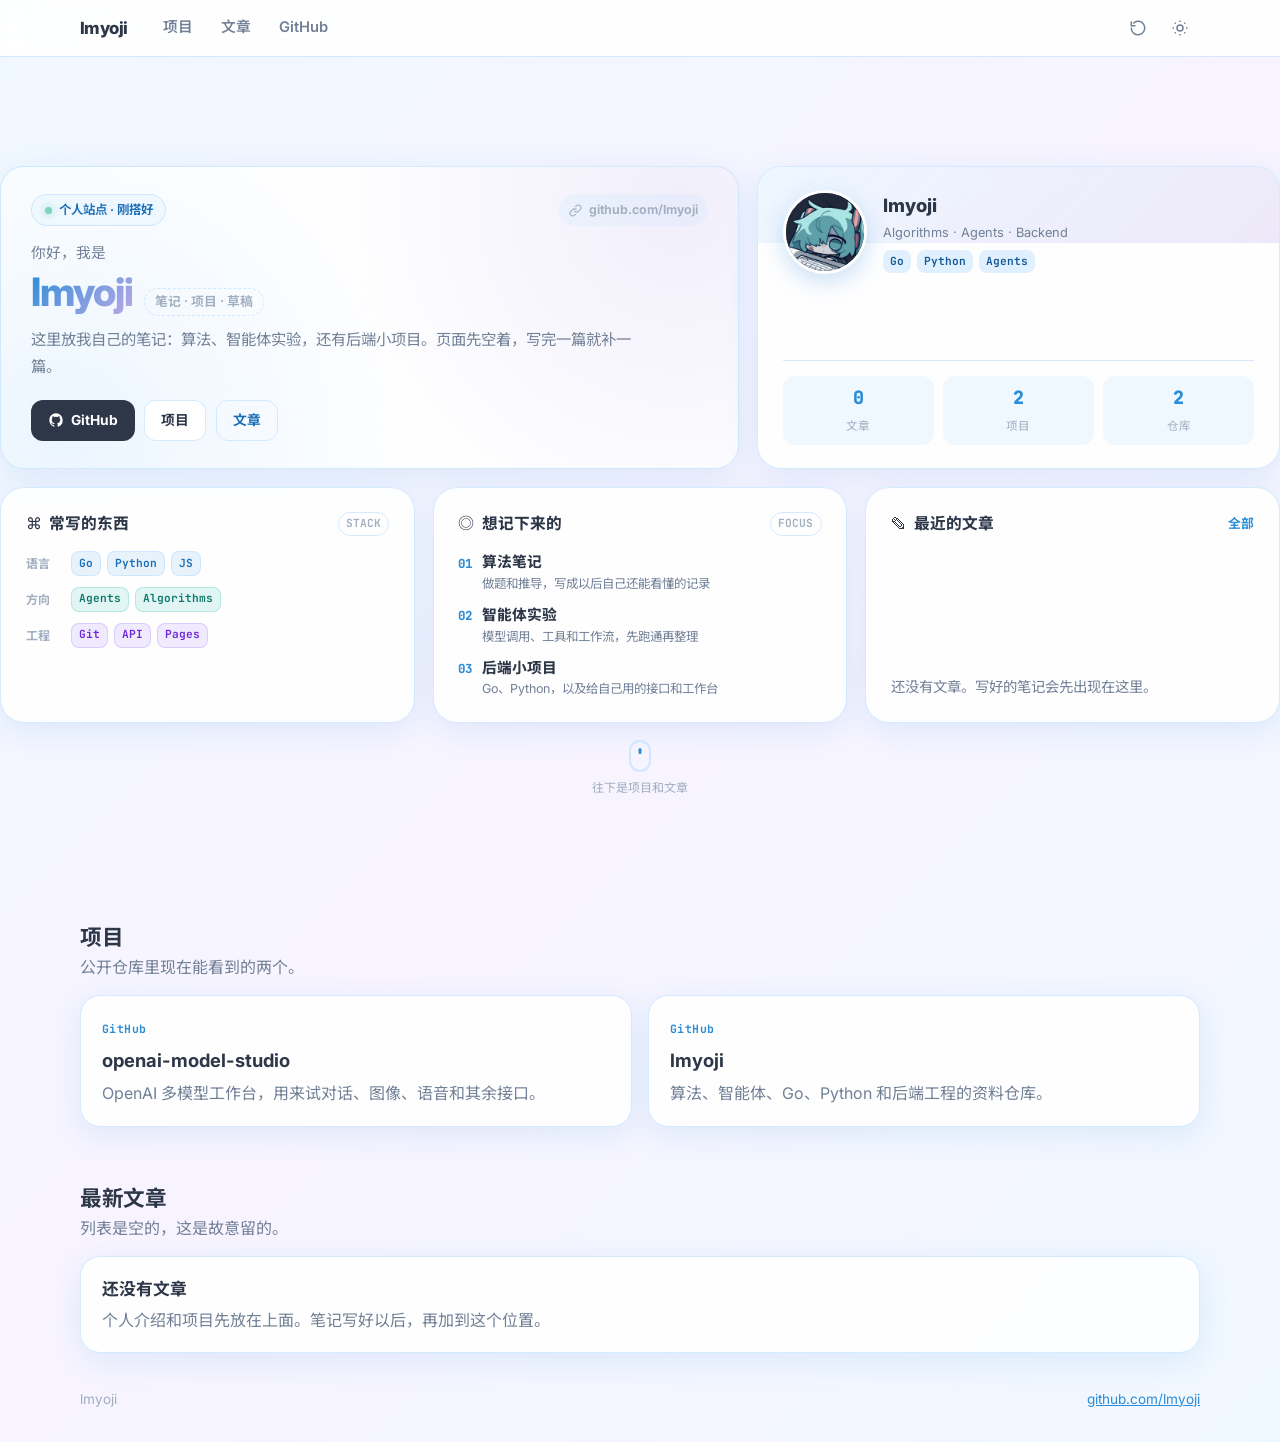
<file: index.html>
<!DOCTYPE html>
<html lang="zh-CN">
<head>
  <meta charset="utf-8">
  <meta name="viewport" content="width=device-width, initial-scale=1">
  <meta name="theme-color" content="#f0f8ff">
  <title>lmyoji</title>
  <meta name="description" content="lmyoji 的个人站点。记录算法、智能体实验和后端项目。">
  <link rel="icon" href="favicon.svg" type="image/svg+xml">
  <link rel="preconnect" href="https://fonts.googleapis.com">
  <link rel="preconnect" href="https://fonts.gstatic.com" crossorigin>
  <link href="https://fonts.googleapis.com/css2?family=Inter:wght@400;500;600;700;800&family=JetBrains+Mono:wght@500;600&family=Noto+Sans+SC:wght@400;500;700&display=swap" rel="stylesheet">
  <link rel="stylesheet" href="assets/css/site.css">
  <script>
    (function () {
      try {
        var saved = localStorage.getItem("theme");
        var prefersDark = window.matchMedia("(prefers-color-scheme: dark)").matches;
        if (saved === "dark" || (!saved && prefersDark)) {
          document.documentElement.setAttribute("data-theme", "dark");
        }
        var path = location.pathname;
        var isHome = /\/$/.test(path) || /index\.html$/.test(path);
        var force = new URLSearchParams(location.search).get("intro") === "1";
        var seen = localStorage.getItem("lmyoji-canvas-intro");
        var reduce = window.matchMedia("(prefers-reduced-motion: reduce)").matches;
        if (isHome && !reduce && (!seen || force)) {
          document.documentElement.classList.add("intro-preparing");
          setTimeout(function () {
            document.documentElement.classList.remove("intro-preparing");
          }, 9000);
        }
      } catch (err) {}
    })();
  </script>
</head>
<body>
  <header class="navbar" data-build="box" data-label="顶栏">
    <div class="container nav-inner">
      <a class="logo" href="./" data-build="place" data-label="站名">lmyoji</a>
      <nav class="nav-links" aria-label="页面">
        <a class="nav-link" href="#projects" data-build="place" data-label="项目">项目</a>
        <a class="nav-link" href="#posts" data-build="place" data-label="文章">文章</a>
        <a class="nav-link" href="https://github.com/lmyoji" data-build="place" data-label="GitHub">GitHub</a>
      </nav>
      <div class="nav-tools">
        <button class="icon-btn" id="replayBtn" type="button" aria-label="重播开场动画">
          <svg viewBox="0 0 24 24" fill="none" stroke="currentColor" stroke-width="2" stroke-linecap="round" stroke-linejoin="round" aria-hidden="true">
            <path d="M3 12a9 9 0 1 0 3-6.7"></path>
            <path d="M3 4v5h5"></path>
          </svg>
        </button>
        <button class="icon-btn" id="themeToggle" type="button" data-build="place" data-label="主题" aria-label="切换深色或浅色">
          <svg class="icon-sun" viewBox="0 0 24 24" fill="none" stroke="currentColor" stroke-width="2" aria-hidden="true">
            <circle cx="12" cy="12" r="4"></circle>
            <path d="M12 2v2M12 20v2M4.9 4.9l1.4 1.4M17.7 17.7l1.4 1.4M2 12h2M20 12h2M4.9 19.1l1.4-1.4M17.7 6.3l1.4-1.4"></path>
          </svg>
          <svg class="icon-moon" viewBox="0 0 24 24" fill="none" stroke="currentColor" stroke-width="2" aria-hidden="true">
            <path d="M21 14.5A8.5 8.5 0 1 1 9.5 3 7 7 0 0 0 21 14.5z"></path>
          </svg>
        </button>
        <button class="icon-btn menu-toggle" id="menuToggle" type="button" data-build="place" data-label="菜单" aria-label="打开菜单" aria-expanded="false">
          <svg viewBox="0 0 24 24" fill="none" stroke="currentColor" stroke-width="2" aria-hidden="true">
            <path d="M4 7h16M4 12h16M4 17h16"></path>
          </svg>
        </button>
      </div>
    </div>
    <div class="mobile-menu" id="mobileMenu">
      <a href="#projects">项目</a>
      <a href="#posts">文章</a>
      <a href="https://github.com/lmyoji">GitHub</a>
    </div>
  </header>

  <main>
    <section class="hero hero-bento-screen" id="hero">
      <div class="container hero-bento-container">
        <div class="bento-grid" id="bentoGrid">
          <div class="bento-card bento-intro" data-build="box" data-label="介绍">
            <div class="bento-intro-top">
              <div class="hero-badge" data-build="place" data-label="状态">
                <span class="hero-badge-dot"></span>
                <span>个人站点 · 刚搭好</span>
              </div>
              <div class="hero-location" data-build="place" data-label="地址">
                <svg width="13" height="13" viewBox="0 0 24 24" fill="none" stroke="currentColor" stroke-width="2" aria-hidden="true">
                  <path d="M10 13a5 5 0 0 0 7.54.54l3-3a5 5 0 0 0-7.07-7.07l-1.72 1.71"></path>
                  <path d="M14 11a5 5 0 0 0-7.54-.54l-3 3a5 5 0 0 0 7.07 7.07l1.71-1.71"></path>
                </svg>
                <span>github.com/lmyoji</span>
              </div>
            </div>
            <div class="bento-intro-body">
              <span class="hero-greeting" data-build="type" data-label="问候">你好，我是</span>
              <div class="hero-title-row">
                <h1 class="hero-name" data-build="type" data-label="名字">lmyoji</h1>
                <span class="hero-subtitle-pill" data-build="place" data-label="副题">笔记 · 项目 · 草稿</span>
              </div>
              <p class="hero-description" data-build="type" data-label="简介">这里放我自己的笔记：算法、智能体实验，还有后端小项目。页面先空着，写完一篇就补一篇。</p>
            </div>
            <div class="hero-links">
              <a class="hero-link" href="https://github.com/lmyoji" data-build="place" data-label="GitHub">
                <svg width="16" height="16" viewBox="0 0 24 24" fill="currentColor" aria-hidden="true">
                  <path d="M12 2C6.48 2 2 6.58 2 12.26c0 4.52 2.87 8.35 6.84 9.7.5.1.68-.22.68-.49v-1.7c-2.78.62-3.37-1.37-3.37-1.37-.45-1.18-1.11-1.5-1.11-1.5-.9-.64.07-.62.07-.62 1 .07 1.53 1.05 1.53 1.05.89 1.56 2.34 1.11 2.91.85.09-.66.35-1.11.63-1.37-2.22-.26-4.55-1.14-4.55-5.07 0-1.12.39-2.03 1.03-2.75-.1-.26-.45-1.3.1-2.71 0 0 .84-.28 2.75 1.05a9.3 9.3 0 0 1 5 0c1.91-1.33 2.75-1.05 2.75-1.05.55 1.41.2 2.45.1 2.71.64.72 1.03 1.63 1.03 2.75 0 3.94-2.34 4.8-4.57 5.06.36.32.68.94.68 1.9v2.82c0 .27.18.6.69.49A10.04 10.04 0 0 0 22 12.26C22 6.58 17.52 2 12 2z"></path>
                </svg>
                GitHub
              </a>
              <a class="hero-link hero-link-secondary" href="#projects" data-build="place" data-label="项目">项目</a>
              <a class="hero-link hero-link-ghost" href="#posts" data-build="place" data-label="文章">文章</a>
            </div>
          </div>

          <div class="bento-card bento-profile" data-build="box" data-label="名片">
            <div class="profile-card-main">
              <div class="avatar-wrapper" data-build="place" data-label="头像">
                <img src="assets/images/avatar.jpg" alt="lmyoji">
              </div>
              <div class="profile-card-info">
                <div class="avatar-name" data-build="place" data-label="署名">lmyoji</div>
                <div class="avatar-role" data-build="place" data-label="方向">Algorithms · Agents · Backend</div>
                <div class="avatar-tags" data-build="place" data-label="技能">
                  <span class="avatar-mini-tag">Go</span>
                  <span class="avatar-mini-tag">Python</span>
                  <span class="avatar-mini-tag">Agents</span>
                </div>
              </div>
            </div>
            <div class="avatar-stats">
              <a class="stat" href="#posts" data-build="place" data-label="文章数">
                <span class="stat-number">0</span>
                <span class="stat-label">文章</span>
              </a>
              <a class="stat" href="#projects" data-build="place" data-label="项目数">
                <span class="stat-number">2</span>
                <span class="stat-label">项目</span>
              </a>
              <a class="stat" href="https://github.com/lmyoji?tab=repositories" data-build="place" data-label="仓库数">
                <span class="stat-number">2</span>
                <span class="stat-label">仓库</span>
              </a>
            </div>
          </div>

          <div class="bento-card bento-tech" data-build="box" data-label="技术栈">
            <div class="bento-card-header" data-build="place" data-label="栈标题">
              <span class="bento-card-icon" aria-hidden="true">⌘</span>
              <h2 class="bento-card-title">常写的东西</h2>
              <span class="bento-card-badge">Stack</span>
            </div>
            <div class="bento-tech-groups">
              <div class="bento-tech-row" data-build="place" data-label="语言">
                <span class="tech-group-label">语言</span>
                <div class="tech-pills">
                  <span class="tech-pill tech-pill-blue">Go</span>
                  <span class="tech-pill tech-pill-blue">Python</span>
                  <span class="tech-pill tech-pill-blue">JS</span>
                </div>
              </div>
              <div class="bento-tech-row" data-build="place" data-label="方向">
                <span class="tech-group-label">方向</span>
                <div class="tech-pills">
                  <span class="tech-pill tech-pill-teal">Agents</span>
                  <span class="tech-pill tech-pill-teal">Algorithms</span>
                </div>
              </div>
              <div class="bento-tech-row" data-build="place" data-label="工程">
                <span class="tech-group-label">工程</span>
                <div class="tech-pills">
                  <span class="tech-pill tech-pill-purple">Git</span>
                  <span class="tech-pill tech-pill-purple">API</span>
                  <span class="tech-pill tech-pill-purple">Pages</span>
                </div>
              </div>
            </div>
          </div>

          <div class="bento-card bento-focus" data-build="box" data-label="方向">
            <div class="bento-card-header" data-build="place" data-label="方向标题">
              <span class="bento-card-icon" aria-hidden="true">◎</span>
              <h2 class="bento-card-title">想记下来的</h2>
              <span class="bento-card-badge">Focus</span>
            </div>
            <ul class="bento-focus-list">
              <li class="bento-focus-item" data-build="place" data-label="算法">
                <span class="focus-index">01</span>
                <div class="focus-detail">
                  <div class="focus-name">算法笔记</div>
                  <div class="focus-desc">做题和推导，写成以后自己还能看懂的记录</div>
                </div>
              </li>
              <li class="bento-focus-item" data-build="place" data-label="智能体">
                <span class="focus-index">02</span>
                <div class="focus-detail">
                  <div class="focus-name">智能体实验</div>
                  <div class="focus-desc">模型调用、工具和工作流，先跑通再整理</div>
                </div>
              </li>
              <li class="bento-focus-item" data-build="place" data-label="后端">
                <span class="focus-index">03</span>
                <div class="focus-detail">
                  <div class="focus-name">后端小项目</div>
                  <div class="focus-desc">Go、Python，以及给自己用的接口和工作台</div>
                </div>
              </li>
            </ul>
          </div>

          <div class="bento-card bento-latest" data-build="box" data-label="近况">
            <div class="bento-card-header" data-build="place" data-label="近况标题">
              <span class="bento-card-icon" aria-hidden="true">✎</span>
              <h2 class="bento-card-title">最近的文章</h2>
              <a class="bento-card-more" href="#posts">全部</a>
            </div>
            <p class="latest-empty" data-build="place" data-label="空状态">还没有文章。写好的笔记会先出现在这里。</p>
          </div>
        </div>

        <a class="hero-scroll-hint" href="#posts" data-build="place" data-label="滚动">
          <span class="scroll-mouse" aria-hidden="true"><span class="scroll-wheel"></span></span>
          <span>往下是项目和文章</span>
        </a>
      </div>
    </section>

    <section class="band below-fold" id="projects">
      <div class="container">
        <div class="section-head">
          <h2>项目</h2>
          <p>公开仓库里现在能看到的两个。</p>
        </div>
        <div class="project-grid">
          <a class="project-card" href="https://github.com/lmyoji/openai-model-studio">
            <span class="project-kicker">GitHub</span>
            <h3>openai-model-studio</h3>
            <p>OpenAI 多模型工作台，用来试对话、图像、语音和其余接口。</p>
          </a>
          <a class="project-card" href="https://github.com/lmyoji/lmyoji">
            <span class="project-kicker">GitHub</span>
            <h3>lmyoji</h3>
            <p>算法、智能体、Go、Python 和后端工程的资料仓库。</p>
          </a>
        </div>
      </div>
    </section>

    <section class="band below-fold" id="posts">
      <div class="container">
        <div class="section-head">
          <h2>最新文章</h2>
          <p>列表是空的，这是故意留的。</p>
        </div>
        <div class="empty-panel">
          <strong>还没有文章</strong>
          <p>个人介绍和项目先放在上面。笔记写好以后，再加到这个位置。</p>
        </div>
      </div>
    </section>
  </main>

  <footer class="footer below-fold">
    <div class="container footer-inner">
      <span>lmyoji</span>
      <a href="https://github.com/lmyoji">github.com/lmyoji</a>
    </div>
  </footer>

  <script src="assets/js/site.js" defer></script>
  <script src="assets/js/intro.js" defer></script>
</body>
</html>
</file>
<file: assets/css/site.css>
:root {
  --alice-50: #f0f8ff;
  --alice-100: #e0f0ff;
  --alice-200: #bde0ff;
  --alice-300: #7cc4fa;
  --alice-400: #4ba9e9;
  --alice-500: #2b8dd6;
  --alice-600: #1a6fb8;
  --alice-700: #155a96;
  --lavender: #b8a9e8;
  --teal: #7dd3c0;
  --text: #2d3748;
  --muted: #718096;
  --faint: #a0aec0;
  --card: rgba(255, 255, 255, 0.86);
  --card-solid: #ffffff;
  --line: rgba(189, 224, 255, 0.65);
  --shadow: 0 8px 32px rgba(43, 141, 214, 0.12);
  --nav: rgba(255, 255, 255, 0.88);
  --page: linear-gradient(135deg, #f0f8ff 0%, #f8f4ff 50%, #f0f8ff 100%);
  --tag: #e0f0ff;
  --tag-text: #155a96;
  --radius: 24px;
  --font: "Inter", "Noto Sans SC", "PingFang SC", "Microsoft YaHei", sans-serif;
  --mono: "JetBrains Mono", "Sarasa Mono SC", ui-monospace, monospace;
  --ease: cubic-bezier(0.4, 0, 0.2, 1);
}

[data-theme="dark"] {
  --text: #e2e8f0;
  --muted: #a0aec0;
  --faint: #718096;
  --card: rgba(30, 41, 59, 0.86);
  --card-solid: #1e293b;
  --line: rgba(100, 160, 220, 0.22);
  --shadow: 0 8px 32px rgba(0, 0, 0, 0.4);
  --nav: rgba(15, 23, 42, 0.92);
  --page: linear-gradient(135deg, #0f172a 0%, #1a1530 50%, #0f172a 100%);
  --tag: rgba(43, 141, 214, 0.16);
  --tag-text: #7cc4fa;
  --alice-50: #1e293b;
  --alice-100: rgba(43, 141, 214, 0.16);
  --alice-600: #7cc4fa;
}

* { box-sizing: border-box; }
html { scroll-behavior: smooth; }
body {
  margin: 0;
  min-height: 100vh;
  font-family: var(--font);
  color: var(--text);
  background: var(--page);
  line-height: 1.6;
}
a { color: inherit; }
button, input { font: inherit; }
h1, h2, h3, p { margin: 0; }

.container {
  width: min(1120px, calc(100% - 2.4rem));
  margin: 0 auto;
}

.navbar {
  position: sticky;
  top: 0;
  z-index: 40;
  background: var(--nav);
  backdrop-filter: blur(16px);
  border-bottom: 1px solid var(--line);
}
.nav-inner {
  height: 56px;
  display: flex;
  align-items: center;
  gap: 1rem;
}
.logo {
  font-weight: 800;
  letter-spacing: -0.03em;
  text-decoration: none;
  font-size: 1.05rem;
}
.nav-links {
  display: flex;
  gap: 0.35rem;
  margin-left: 0.5rem;
}
.nav-link {
  text-decoration: none;
  color: var(--muted);
  font-size: 0.92rem;
  font-weight: 600;
  padding: 0.35rem 0.7rem;
  border-radius: 999px;
}
.nav-link:hover { color: var(--alice-600); background: var(--alice-100); }
.nav-tools { margin-left: auto; display: flex; gap: 0.15rem; }
.icon-btn {
  width: 40px;
  height: 40px;
  border: 0;
  border-radius: 10px;
  background: transparent;
  color: var(--muted);
  display: grid;
  place-items: center;
  cursor: pointer;
}
.icon-btn svg { width: 18px; height: 18px; }
.icon-btn:hover { color: var(--alice-500); background: var(--alice-50); }
.menu-toggle { display: none; }
.icon-moon { display: none; }
[data-theme="dark"] .icon-sun { display: none; }
[data-theme="dark"] .icon-moon { display: block; }

.mobile-menu {
  display: none;
  border-top: 1px solid var(--line);
  padding: 0.4rem 1.2rem 0.8rem;
}
.mobile-menu.open { display: grid; }
.mobile-menu a {
  text-decoration: none;
  padding: 0.7rem 0.2rem;
  font-weight: 650;
}

.hero {
  position: relative;
  padding: 1.4rem 0 1.1rem;
}
.hero-bento-screen {
  min-height: calc(100vh - 56px);
  display: flex;
  flex-direction: column;
  justify-content: safe center;
}
.hero-bento-container {
  display: flex;
  flex-direction: column;
  gap: 1.1rem;
  flex-shrink: 0;
  width: 100%;
}
.bento-grid {
  display: grid;
  grid-template-columns: repeat(12, minmax(0, 1fr));
  gap: 1.1rem;
}
.bento-card {
  background: var(--card);
  border: 1px solid var(--line);
  border-radius: var(--radius);
  box-shadow: var(--shadow);
  backdrop-filter: blur(16px);
  padding: 1.45rem 1.55rem;
  min-width: 0;
  display: flex;
  flex-direction: column;
}
.bento-intro {
  grid-column: span 7;
  padding: 1.7rem 1.9rem;
  background:
    radial-gradient(circle at 92% 12%, rgba(184, 169, 232, 0.18), transparent 46%),
    radial-gradient(circle at 8% 92%, rgba(124, 196, 250, 0.14), transparent 48%),
    var(--card);
}
.bento-profile { grid-column: span 5; position: relative; overflow: hidden; }
.bento-profile::before {
  content: "";
  position: absolute;
  inset: 0 0 auto 0;
  height: 76px;
  background: linear-gradient(135deg, var(--alice-100), rgba(184, 169, 232, 0.45));
  opacity: 0.55;
}
.bento-tech, .bento-focus, .bento-latest { grid-column: span 4; }

.bento-intro-top {
  display: flex;
  justify-content: space-between;
  gap: 0.7rem;
  flex-wrap: wrap;
  margin-bottom: 1rem;
}
.hero-badge, .hero-location {
  display: inline-flex;
  align-items: center;
  gap: 0.4rem;
  border-radius: 999px;
  font-size: 0.78rem;
  font-weight: 650;
}
.hero-badge {
  padding: 0.32rem 0.8rem;
  background: var(--alice-50);
  color: var(--alice-600);
  border: 1px solid var(--line);
}
.hero-badge-dot {
  width: 7px;
  height: 7px;
  border-radius: 50%;
  background: var(--teal);
  box-shadow: 0 0 8px var(--teal);
}
.hero-location {
  padding: 0.25rem 0.65rem;
  color: var(--faint);
  background: rgba(189, 224, 255, 0.18);
}
.hero-greeting {
  display: block;
  color: var(--muted);
  font-size: 0.92rem;
  margin-bottom: 0.2rem;
}
.hero-title-row {
  display: flex;
  align-items: baseline;
  flex-wrap: wrap;
  gap: 0.7rem;
  margin-bottom: 0.7rem;
}
.hero-name {
  font-size: clamp(2rem, 4vw, 2.45rem);
  line-height: 1.15;
  letter-spacing: -0.03em;
  font-weight: 800;
  background: linear-gradient(135deg, var(--alice-500), var(--lavender));
  -webkit-background-clip: text;
  background-clip: text;
  color: transparent;
}
.hero-subtitle-pill {
  font-size: 0.8rem;
  font-weight: 650;
  color: var(--faint);
  border: 1px dashed var(--line);
  border-radius: 999px;
  padding: 0.18rem 0.65rem;
}
.hero-description {
  max-width: 38rem;
  color: var(--muted);
  font-size: 0.96rem;
  line-height: 1.7;
}
.bento-intro-body { margin-bottom: 1.25rem; }
.hero-links { display: flex; flex-wrap: wrap; gap: 0.6rem; margin-top: auto; }
.hero-link {
  display: inline-flex;
  align-items: center;
  gap: 0.4rem;
  text-decoration: none;
  background: var(--text);
  color: var(--card-solid);
  border-radius: 12px;
  padding: 0.55rem 1rem;
  font-size: 0.86rem;
  font-weight: 700;
  border: 1px solid transparent;
}
.hero-link:hover { background: var(--alice-500); color: white; }
.hero-link-secondary {
  background: var(--card-solid);
  color: var(--text);
  border-color: var(--line);
}
.hero-link-secondary:hover { background: var(--alice-100); color: var(--alice-600); }
.hero-link-ghost {
  background: transparent;
  color: var(--alice-600);
  border-color: var(--line);
}
.hero-link-ghost:hover { background: var(--alice-100); }

.profile-card-main, .avatar-stats, .bento-card-header { position: relative; z-index: 1; }
.profile-card-main { display: flex; gap: 1rem; align-items: center; margin-bottom: 1rem; }
.avatar-wrapper {
  width: 84px;
  height: 84px;
  border-radius: 50%;
  display: grid;
  place-items: center;
  flex: none;
  overflow: hidden;
  background: #1c2430;
  border: 3px solid var(--card-solid);
  box-shadow: 0 8px 22px rgba(43, 141, 214, 0.25);
}
.avatar-wrapper img {
  width: 100%;
  height: 100%;
  object-fit: cover;
  object-position: center 28%;
  display: block;
}
.avatar-name { font-size: 1.15rem; font-weight: 800; }
.avatar-role { color: var(--muted); font-size: 0.8rem; margin: 0.15rem 0 0.45rem; }
.avatar-tags, .tech-pills { display: flex; flex-wrap: wrap; gap: 0.35rem; }
.avatar-mini-tag, .tech-pill, .bento-card-badge {
  font-family: var(--mono);
  font-size: 0.7rem;
  font-weight: 650;
  border-radius: 8px;
  padding: 0.15rem 0.45rem;
  background: var(--tag);
  color: var(--tag-text);
}
.avatar-stats {
  margin-top: auto;
  display: grid;
  grid-template-columns: repeat(3, 1fr);
  gap: 0.55rem;
  padding-top: 0.9rem;
  border-top: 1px solid var(--line);
}
.stat {
  text-align: center;
  text-decoration: none;
  background: var(--alice-50);
  border-radius: 12px;
  padding: 0.45rem 0.2rem;
}
.stat:hover { background: var(--alice-100); }
.stat-number {
  display: block;
  font-family: var(--mono);
  font-weight: 800;
  color: var(--alice-500);
  font-size: 1.15rem;
}
.stat-label { color: var(--faint); font-size: 0.72rem; }

.bento-card-header { display: flex; align-items: center; gap: 0.45rem; margin-bottom: 0.9rem; }
.bento-card-title { font-size: 0.98rem; font-weight: 750; flex: 1; }
.bento-card-badge {
  background: transparent;
  border: 1px solid var(--line);
  color: var(--faint);
  border-radius: 999px;
  text-transform: uppercase;
}
.bento-card-more { color: var(--alice-500); text-decoration: none; font-size: 0.8rem; font-weight: 700; }
.bento-tech-groups, .bento-focus-list { display: flex; flex-direction: column; gap: 0.7rem; }
.bento-focus-list { list-style: none; margin: 0; padding: 0; }
.bento-tech-row, .bento-focus-item { display: flex; align-items: center; gap: 0.6rem; }
.bento-focus-item { align-items: flex-start; }
.tech-group-label {
  width: 2.2rem;
  flex: none;
  color: var(--faint);
  font-size: 0.75rem;
  font-weight: 700;
}
.tech-pill { border: 1px solid var(--line); background: var(--alice-50); }
.tech-pill-blue { color: var(--alice-600); background: rgba(43, 141, 214, 0.1); }
.tech-pill-teal { color: #0f766e; background: rgba(20, 184, 166, 0.12); border-color: rgba(20, 184, 166, 0.22); }
.tech-pill-purple { color: #6d28d9; background: rgba(139, 92, 246, 0.12); border-color: rgba(139, 92, 246, 0.22); }
[data-theme="dark"] .tech-pill-teal { color: #5eead4; }
[data-theme="dark"] .tech-pill-purple { color: #d8b4fe; }
.focus-index { font-family: var(--mono); color: var(--alice-500); font-weight: 750; font-size: 0.78rem; padding-top: 0.15rem; }
.focus-name { font-weight: 750; font-size: 0.92rem; }
.focus-desc { color: var(--muted); font-size: 0.78rem; line-height: 1.45; }
.latest-empty { margin-top: auto; color: var(--muted); font-size: 0.9rem; }

.hero-scroll-hint {
  align-self: center;
  display: flex;
  flex-direction: column;
  align-items: center;
  gap: 0.35rem;
  color: var(--faint);
  text-decoration: none;
  font-size: 0.75rem;
}
.scroll-mouse {
  width: 22px;
  height: 32px;
  border: 2px solid var(--line);
  border-radius: 12px;
  position: relative;
}
.scroll-wheel {
  width: 3px;
  height: 6px;
  border-radius: 2px;
  background: var(--alice-500);
  position: absolute;
  left: 50%;
  top: 6px;
  transform: translateX(-50%);
  animation: wheel 1.4s ease-in-out infinite;
}
@keyframes wheel {
  0% { opacity: 1; top: 6px; }
  100% { opacity: 0; top: 16px; }
}

.band { padding: 1.2rem 0 2.2rem; }
.section-head { margin-bottom: 0.9rem; }
.section-head h2 { font-size: 1.35rem; letter-spacing: -0.02em; }
.section-head p { color: var(--muted); }
.project-grid { display: grid; grid-template-columns: 1fr 1fr; gap: 1rem; }
.project-card, .empty-panel {
  display: block;
  text-decoration: none;
  background: var(--card);
  border: 1px solid var(--line);
  border-radius: 20px;
  padding: 1.2rem 1.3rem;
  box-shadow: var(--shadow);
}
.project-card:hover { border-color: var(--alice-300); }
.project-kicker {
  font-family: var(--mono);
  font-size: 0.72rem;
  letter-spacing: 0.04em;
  color: var(--alice-500);
  font-weight: 700;
}
.project-card h3 { margin: 0.35rem 0; font-size: 1.15rem; }
.project-card p, .empty-panel p { color: var(--muted); }
.empty-panel strong { display: block; margin-bottom: 0.3rem; font-size: 1.05rem; }

.footer { padding: 0 0 2rem; color: var(--faint); font-size: 0.85rem; }
.footer-inner { display: flex; justify-content: space-between; gap: 1rem; }
.footer a { color: var(--alice-500); }

.missing {
  min-height: 100vh;
  display: grid;
  place-content: center;
  justify-items: start;
  gap: 0.6rem;
  padding: 2rem;
}
.missing h1 { font-size: 2rem; }
.missing p { color: var(--muted); }

html.intro-preparing .navbar,
html.intro-preparing .hero,
html.intro-preparing .below-fold,
html.intro-running .below-fold {
  opacity: 0 !important;
}
.below-fold { transition: opacity 0.45s var(--ease); }
.is-hidden { opacity: 0 !important; }
.is-highlight {
  box-shadow: inset 0 0 0 999px rgba(12, 140, 233, 0.14), 0 0 0 1.5px rgba(12, 140, 233, 0.8);
  border-radius: 6px;
}

.canvas-stage, .canvas-cursor, .canvas-frame {
  position: fixed;
  pointer-events: none;
}
.canvas-stage {
  inset: 0;
  z-index: 80;
  overflow: hidden;
}
.canvas-backdrop {
  position: absolute;
  inset: 0;
  background-color: #0b0f19;
  background-image:
    linear-gradient(rgba(255, 255, 255, 0.035) 1px, transparent 1px),
    linear-gradient(90deg, rgba(255, 255, 255, 0.035) 1px, transparent 1px),
    radial-gradient(circle at 50% 42%, rgba(12, 140, 233, 0.16), transparent 58%);
  background-size: 32px 32px, 32px 32px, 100% 100%;
  transition: opacity 0.6s var(--ease);
}
.canvas-backdrop.is-gone { opacity: 0; }
.canvas-badge {
  position: absolute;
  left: 50%;
  top: 46%;
  width: 58px;
  height: 58px;
  margin: -29px 0 0 -29px;
  border-radius: 14px;
  display: grid;
  place-items: center;
  overflow: hidden;
  padding: 3px;
  background: #f8fafc;
  box-shadow: 0 12px 36px rgba(12, 140, 233, 0.45);
  transform: scale(0.5);
  opacity: 0;
  transition: transform 0.45s cubic-bezier(0.34, 1.56, 0.64, 1), opacity 0.3s ease;
}
.canvas-badge img {
  width: 100%;
  height: 100%;
  object-fit: cover;
  object-position: center 28%;
  border-radius: 11px;
  display: block;
}
.canvas-badge.is-on { opacity: 1; transform: scale(1); }
.canvas-badge.is-off { opacity: 0; transform: scale(1.4); }
.guide {
  position: absolute;
  opacity: 0;
  transition: opacity 0.25s ease;
}
.guide.on { opacity: 1; }
.guide-v {
  top: 0;
  bottom: 0;
  width: 1px;
  background: linear-gradient(transparent, #f43f5e 18%, #f43f5e 82%, transparent);
}
.guide-h {
  left: 0;
  right: 0;
  height: 1px;
  background: linear-gradient(90deg, transparent, #0c8ce9 12%, #0c8ce9 88%, transparent);
}
.canvas-cursor {
  top: 0;
  left: 0;
  z-index: 90;
  will-change: transform;
}
.cursor-tag {
  position: absolute;
  left: 16px;
  top: 16px;
  background: var(--ink);
  color: white;
  font-size: 11px;
  font-weight: 700;
  border-radius: 999px;
  border-top-left-radius: 3px;
  padding: 2px 7px;
  white-space: nowrap;
  box-shadow: 0 3px 10px rgba(0, 0, 0, 0.28);
}
.canvas-frame {
  z-index: 84;
  border: 1.5px solid var(--ink, #0c8ce9);
  background: rgba(12, 140, 233, 0.06);
  box-sizing: border-box;
}
.canvas-frame i {
  position: absolute;
  width: 6px;
  height: 6px;
  background: white;
  border: 1.5px solid var(--ink, #0c8ce9);
  box-sizing: border-box;
}
.canvas-frame i:nth-child(1) { top: -4px; left: -4px; }
.canvas-frame i:nth-child(2) { top: -4px; right: -4px; }
.canvas-frame i:nth-child(3) { bottom: -4px; left: -4px; }
.canvas-frame i:nth-child(4) { bottom: -4px; right: -4px; }
.frame-size {
  position: absolute;
  left: 50%;
  bottom: -20px;
  transform: translateX(-50%);
  background: var(--ink, #0c8ce9);
  color: white;
  font-family: var(--mono);
  font-size: 10px;
  font-weight: 650;
  padding: 3px 5px;
  border-radius: 3px;
  white-space: nowrap;
}
.canvas-hud {
  position: fixed;
  left: 50%;
  bottom: 22px;
  transform: translateX(-50%) translateY(16px);
  z-index: 100;
  display: flex;
  align-items: center;
  gap: 10px;
  padding: 7px 8px 7px 12px;
  border-radius: 999px;
  background: rgba(15, 23, 42, 0.9);
  color: #f8fafc;
  border: 1px solid rgba(255, 255, 255, 0.14);
  box-shadow: 0 14px 36px rgba(0, 0, 0, 0.35);
  opacity: 0;
  pointer-events: auto;
  transition: opacity 0.3s ease, transform 0.35s var(--ease);
}
.canvas-hud.is-on { opacity: 1; transform: translateX(-50%) translateY(0); }
.hud-dots { display: flex; }
.hud-dots span {
  width: 10px;
  height: 10px;
  border-radius: 50%;
  border: 1.5px solid #0f172a;
  margin-left: -4px;
}
.hud-dots span:first-child { margin-left: 0; }
.hud-status {
  font-family: var(--mono);
  font-size: 12px;
  min-width: 9.5rem;
}
.hud-bar {
  width: 68px;
  height: 4px;
  border-radius: 99px;
  background: rgba(255, 255, 255, 0.16);
  overflow: hidden;
}
.hud-bar b {
  display: block;
  height: 100%;
  width: 0;
  background: linear-gradient(90deg, #38bdf8, #818cf8, #f472b6);
}
.hud-btn {
  border: 1px solid rgba(255, 255, 255, 0.16);
  background: rgba(255, 255, 255, 0.08);
  color: white;
  border-radius: 999px;
  padding: 4px 9px;
  cursor: pointer;
  font-family: var(--mono);
  font-size: 11px;
  font-weight: 700;
}
.hud-btn:hover { background: rgba(255, 255, 255, 0.18); }

@media (max-width: 980px) {
  .bento-intro, .bento-profile, .bento-tech, .bento-focus, .bento-latest { grid-column: span 12; }
  .hero-bento-screen { min-height: auto; padding-top: 1rem; }
  .project-grid { grid-template-columns: 1fr; }
}
@media (max-width: 720px) {
  .nav-links { display: none; }
  .menu-toggle { display: grid; }
  .hero-title-row { align-items: flex-start; flex-direction: column; gap: 0.4rem; }
  .footer-inner { flex-direction: column; }
  .hud-status { min-width: 0; }
}
@media (prefers-reduced-motion: reduce) {
  .scroll-wheel, .hero-badge-dot { animation: none; }
  html { scroll-behavior: auto; }
}
</file>
